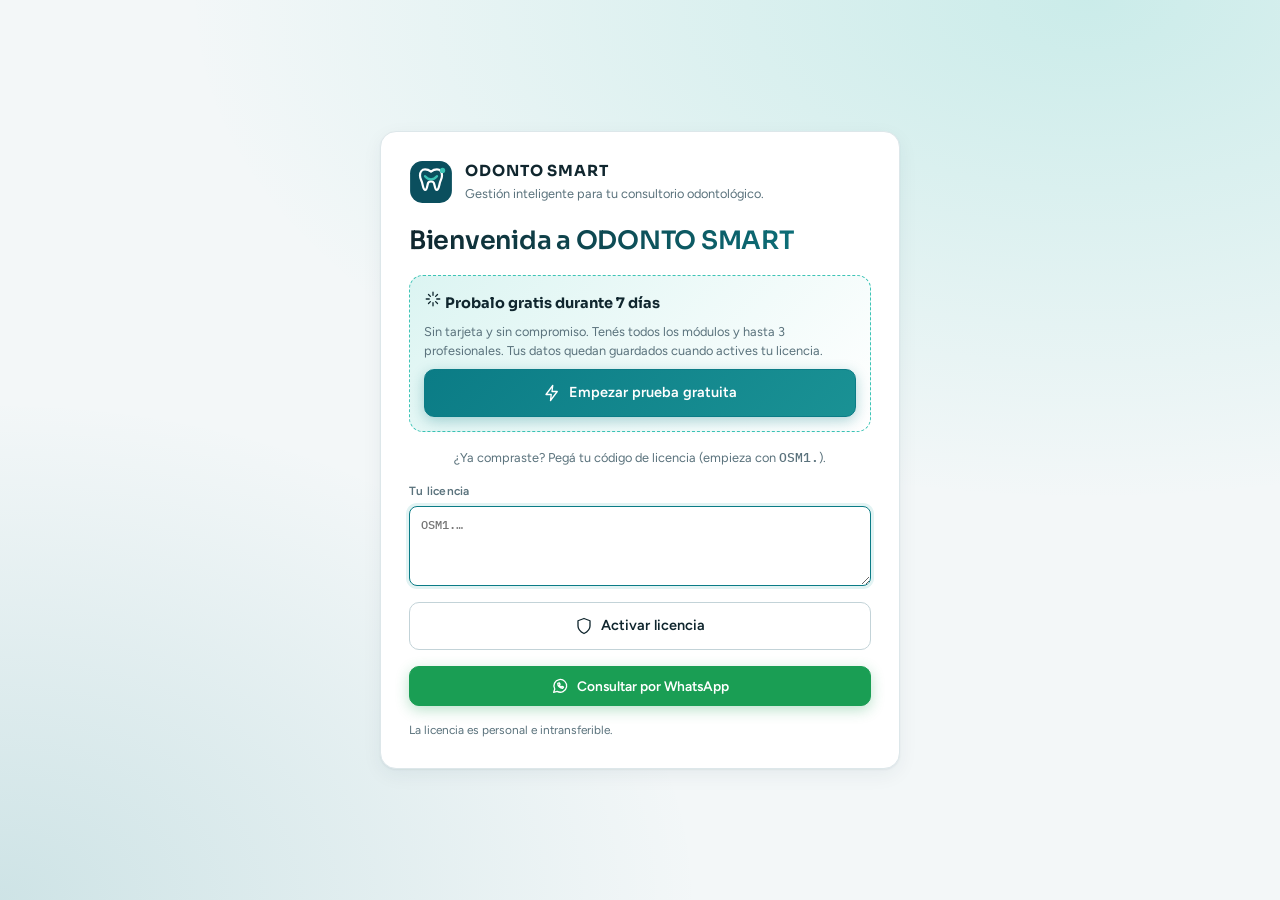
<file: index.html>
<!doctype html>
<html lang="es">
<head>
<meta charset="utf-8">
<meta name="viewport" content="width=device-width,initial-scale=1,viewport-fit=cover">
<!--HEAD-->
<title>ODONTO SMART</title>
<meta name="description" content="ODONTO SMART — Gestión inteligente para tu consultorio odontológico.">
<link rel="icon" type="image/png" href="icono.png">
<link rel="manifest" href="manifest.webmanifest">
<link rel="apple-touch-icon" href="apple-touch-icon.png">
<meta name="theme-color" content="#0f766e">
<meta name="mobile-web-app-capable" content="yes">
<meta name="apple-mobile-web-app-capable" content="yes">
<meta name="apple-mobile-web-app-title" content="Odonto Smart">
<meta name="apple-mobile-web-app-status-bar-style" content="black-translucent">
<link rel="stylesheet" href="css/fonts.css">
<link rel="stylesheet" href="css/app.css">
<link rel="stylesheet" href="css/vida.css">
<link rel="stylesheet" href="css/tablet.css">
<!--/HEAD-->
</head>
<body>
<!--BODY-->
<div id="app"></div>

<!-- Librerías locales (funcionan sin Internet) -->
<script src="vendor/jspdf.umd.min.js"></script>
<script src="vendor/jspdf.plugin.autotable.min.js"></script>

<!-- Núcleo -->
<script src="js/core/util.js"></script>
<script src="js/core/store.js"></script>
<script src="js/core/auth.js"></script>
<script src="js/core/license.js"></script>
<script src="js/core/ui.js"></script>
<script src="js/core/fx.js"></script>

<!-- Servicios -->
<script src="js/services/domain.js"></script>
<script src="js/services/files.js"></script>
<script src="js/services/whatsapp.js"></script>
<script src="js/services/pdf.js"></script>
<script src="js/core/seed.js"></script>

<!-- Módulos (una pantalla por archivo) -->
<script src="js/modules/onboarding.js"></script>
<script src="js/modules/dashboard.js"></script>
<script src="js/modules/patients.js"></script>
<script src="js/modules/patient.js"></script>
<script src="js/modules/odontogram.js"></script>
<script src="js/modules/perio.js"></script>
<script src="js/modules/clinical.js"></script>
<script src="js/modules/agenda.js"></script>
<script src="js/modules/quotes.js"></script>
<script src="js/modules/treatments.js"></script>
<script src="js/modules/payments.js"></script>
<script src="js/modules/inventory.js"></script>
<script src="js/modules/lab.js"></script>
<script src="js/modules/documents.js"></script>
<script src="js/modules/reports.js"></script>
<script src="js/modules/followups.js"></script>
<script src="js/modules/messages.js"></script>
<script src="js/modules/invoicing.js"></script>
<script src="js/modules/professionals.js"></script>
<script src="js/modules/settings.js"></script>
<script src="js/modules/ai.js"></script>
<script src="js/modules/help.js"></script>

<!-- Arranque -->
<script src="js/app.js"></script>
<script src="js/tablet.js"></script>
<!--/BODY-->
</body>
</html>
</file>
<file: css/fonts.css>
/* Fuentes incluidas en la aplicación (funcionan sin Internet). Licencia SIL Open Font License. */
@font-face { font-family: 'Figtree'; font-style: normal; font-weight: 400; font-display: swap; src: url('../fonts/figtree-latin-400-normal.woff2') format('woff2'); }
@font-face { font-family: 'Figtree'; font-style: normal; font-weight: 500; font-display: swap; src: url('../fonts/figtree-latin-500-normal.woff2') format('woff2'); }
@font-face { font-family: 'Figtree'; font-style: normal; font-weight: 600; font-display: swap; src: url('../fonts/figtree-latin-600-normal.woff2') format('woff2'); }
@font-face { font-family: 'Figtree'; font-style: normal; font-weight: 700; font-display: swap; src: url('../fonts/figtree-latin-700-normal.woff2') format('woff2'); }
@font-face { font-family: 'Sora'; font-style: normal; font-weight: 500; font-display: swap; src: url('../fonts/sora-latin-500-normal.woff2') format('woff2'); }
@font-face { font-family: 'Sora'; font-style: normal; font-weight: 600; font-display: swap; src: url('../fonts/sora-latin-600-normal.woff2') format('woff2'); }
@font-face { font-family: 'Sora'; font-style: normal; font-weight: 700; font-display: swap; src: url('../fonts/sora-latin-700-normal.woff2') format('woff2'); }
@font-face { font-family: 'IBM Plex Mono'; font-style: normal; font-weight: 500; font-display: swap; src: url('../fonts/ibm-plex-mono-latin-500-normal.woff2') format('woff2'); }
@font-face { font-family: 'IBM Plex Mono'; font-style: normal; font-weight: 600; font-display: swap; src: url('../fonts/ibm-plex-mono-latin-600-normal.woff2') format('woff2'); }
</file>
<file: css/app.css>
/* ODONTO SMART — sistema visual "Sonrisa + precisión + tecnología".
   Layout: barra lateral petróleo + lienzo claro; tarjetas solo donde separan objetos. */
:root {
  --bg: #F3F7F8; --surface: #FFFFFF; --surface-2: #F7FAFB; --ink: #10262E; --muted: #5A727C; --line: #DDE7EA; --line-strong: #C3D3D8;
  --brand-deep: #0B4F5E; --primary: #0B7C86; --primary-ink: #FFFFFF; --primary-soft: #E2F3F3; --aqua: #3CC4B6;
  --side-bg: #0A3F4B; --side-ink: #D5E9EC; --side-muted: #87AAB2; --side-active: #13586A;
  --ok: #17865C; --ok-soft: #E3F4EC; --warn: #A66A00; --warn-soft: #FCF1DC; --danger: #C23A4E; --danger-soft: #FBE7EA; --info: #2C66C4; --info-soft: #E5EDFB; --neutral-soft: #ECF0F2;
  --wa: #1A9E54;
  --t-sana: #FFFFFF; --t-caries: #D83A4F; --t-resto: #2C66C4; --t-sellante: #17865C; --t-fractura: #D9822B; --t-corona: #B58A00; --t-endo: #7A4FD6; --t-implante: #4A6375; --t-protesis: #0B7C86; --t-ausente: #9AAAB1; --t-otro: #8C6C9E;
  --shadow: 0 1px 2px rgba(10, 50, 60, .06), 0 6px 20px rgba(10, 50, 60, .06);
  --shadow-lg: 0 20px 60px rgba(6, 30, 38, .22);
  --font-display: 'Sora', 'Segoe UI', system-ui, sans-serif; --font-body: 'Figtree', 'Segoe UI', system-ui, sans-serif; --font-mono: 'IBM Plex Mono', 'Consolas', ui-monospace, monospace;
  --r: 12px; --r-sm: 8px; --font-scale: 1;
}
@media (prefers-color-scheme: dark) { :root:not([data-theme="light"]) {
  --bg: #0A171B; --surface: #102329; --surface-2: #0D1E23; --ink: #E2EEF1; --muted: #8EA8B1; --line: #1F3A42; --line-strong: #2D4E58;
  --brand-deep: #0E6170; --primary: #29B3AD; --primary-ink: #04201F; --primary-soft: #123B3D; --aqua: #4FD3C4;
  --side-bg: #071317; --side-ink: #CFE3E7; --side-muted: #6E8F98; --side-active: #123A44;
  --ok: #4CC58E; --ok-soft: #10301F; --warn: #E5B04A; --warn-soft: #342811; --danger: #F07686; --danger-soft: #3A161C; --info: #7DA7F2; --info-soft: #14243F; --neutral-soft: #172C33; --wa: #34C26F;
  --t-sana: #E9F1F3; --shadow: 0 1px 2px rgba(0, 0, 0, .3), 0 6px 20px rgba(0, 0, 0, .25); color-scheme: dark; } }
:root[data-theme="dark"] {
  --bg: #0A171B; --surface: #102329; --surface-2: #0D1E23; --ink: #E2EEF1; --muted: #8EA8B1; --line: #1F3A42; --line-strong: #2D4E58;
  --brand-deep: #0E6170; --primary: #29B3AD; --primary-ink: #04201F; --primary-soft: #123B3D; --aqua: #4FD3C4;
  --side-bg: #071317; --side-ink: #CFE3E7; --side-muted: #6E8F98; --side-active: #123A44;
  --ok: #4CC58E; --ok-soft: #10301F; --warn: #E5B04A; --warn-soft: #342811; --danger: #F07686; --danger-soft: #3A161C; --info: #7DA7F2; --info-soft: #14243F; --neutral-soft: #172C33; --wa: #34C26F;
  --t-sana: #E9F1F3; --shadow: 0 1px 2px rgba(0, 0, 0, .3), 0 6px 20px rgba(0, 0, 0, .25); color-scheme: dark; }

* { box-sizing: border-box; }
html, body { height: 100%; }
body { margin: 0; background: var(--bg); color: var(--ink); font-family: var(--font-body); font-size: calc(14.5px * var(--font-scale)); line-height: 1.5; -webkit-font-smoothing: antialiased; }
h1, h2, h3, h4 { font-family: var(--font-display); margin: 0; letter-spacing: -.01em; text-wrap: balance; }
h1 { font-size: 1.75em; font-weight: 600; } h2 { font-size: 1.25em; font-weight: 600; } h3 { font-size: 1.05em; font-weight: 600; }
p { margin: 0; }
button, input, select, textarea { font: inherit; color: inherit; }
a { color: var(--primary); }
:focus-visible { outline: 2px solid var(--aqua); outline-offset: 2px; }
.ic { width: 18px; height: 18px; flex: none; fill: none; stroke: currentColor; stroke-width: 1.75; stroke-linecap: round; stroke-linejoin: round; }
.muted { color: var(--muted); } .small { font-size: .88em; } .num { font-variant-numeric: tabular-nums; } .mono { font-family: var(--font-mono); }
.row { display: flex; align-items: center; } .gap { gap: 10px; } .wrap { flex-wrap: wrap; } .grow { flex: 1; min-width: 0; } .right { margin-left: auto; } .pad { padding: 14px; }
.only-mobile { display: none !important; }
@media (prefers-reduced-motion: reduce) { *, *::before, *::after { animation: none !important; transition: none !important; } }

/* ---------- Botones ---------- */
.btn { display: inline-flex; align-items: center; justify-content: center; gap: 8px; padding: 9px 15px; border-radius: 10px; border: 1px solid var(--line-strong); background: var(--surface); color: var(--ink); font-weight: 600; font-size: .95em; cursor: pointer; text-decoration: none; white-space: nowrap; transition: background .15s, border-color .15s, transform .08s; min-height: 40px; }
.btn:hover { border-color: var(--primary); }
.btn:active { transform: translateY(1px); }
.btn-primary { background: var(--primary); border-color: var(--primary); color: var(--primary-ink); }
.btn-primary:hover { filter: brightness(1.08); }
.btn-ghost { background: transparent; }
.btn-danger { background: var(--danger); border-color: var(--danger); color: #fff; }
.btn-wa { background: var(--wa); border-color: var(--wa); color: #fff; }
.btn-wa:hover { filter: brightness(1.07); border-color: var(--wa); }
.btn-soft { background: var(--primary-soft); border-color: transparent; color: var(--primary); }
.btn-sm { padding: 5px 10px; min-height: 32px; font-size: .88em; border-radius: 8px; }
.btn-lg { padding: 12px 20px; min-height: 48px; font-size: 1em; }
.btn-block { width: 100%; }
.btn:disabled, .is-disabled { opacity: .5; pointer-events: none; }
.icon-btn { display: inline-grid; place-items: center; width: 38px; height: 38px; border-radius: 10px; border: 0; background: transparent; color: var(--muted); cursor: pointer; position: relative; }
.icon-btn:hover { background: var(--neutral-soft); color: var(--ink); }
.link { background: none; border: 0; color: var(--primary); cursor: pointer; font-weight: 600; padding: 0; }

/* ---------- Formularios ---------- */
.form-grid { display: grid; grid-template-columns: repeat(2, minmax(0, 1fr)); gap: 12px 16px; }
.form-grid.cols-3 { grid-template-columns: repeat(3, minmax(0, 1fr)); }
.form-grid.cols-4 { grid-template-columns: repeat(4, minmax(0, 1fr)); }
.field { display: flex; flex-direction: column; gap: 5px; min-width: 0; }
.field.span-2 { grid-column: span 2; } .field.span-3 { grid-column: span 3; } .field.span-4 { grid-column: 1 / -1; }
.lbl { font-size: .82em; font-weight: 600; color: var(--muted); letter-spacing: .02em; }
.req { color: var(--danger); }
input:not([type=checkbox]):not([type=radio]):not([type=range]), select, textarea { width: 100%; padding: 9px 11px; border: 1px solid var(--line-strong); border-radius: var(--r-sm); background: var(--surface); min-height: 40px; }
textarea { resize: vertical; min-height: 80px; }
input:focus, select:focus, textarea:focus { outline: none; border-color: var(--primary); box-shadow: 0 0 0 3px var(--primary-soft); }
input[type=checkbox], input[type=radio] { width: 17px; height: 17px; accent-color: var(--primary); }
.hint { color: var(--muted); font-size: .8em; }
.check { display: flex; align-items: center; gap: 8px; padding: 8px 10px; border: 1px solid var(--line); border-radius: var(--r-sm); cursor: pointer; }
.check:has(input:checked) { border-color: var(--primary); background: var(--primary-soft); }
.checks { display: grid; grid-template-columns: repeat(auto-fill, minmax(170px, 1fr)); gap: 8px; }
.form-section { display: grid; gap: 12px; padding-block: 14px; border-top: 1px solid var(--line); }
.form-section:first-child { border-top: 0; padding-top: 0; }
.form-section > h4 { font-size: .8em; text-transform: uppercase; letter-spacing: .08em; color: var(--primary); }
.form-error { color: var(--danger); font-weight: 600; font-size: .9em; }
.note { display: flex; gap: 10px; align-items: flex-start; padding: 10px 12px; border-radius: var(--r-sm); font-size: .9em; }
.note .ic { margin-top: 2px; }
.note-info { background: var(--info-soft); color: var(--info); } .note-warn { background: var(--warn-soft); color: var(--warn); } .note-danger { background: var(--danger-soft); color: var(--danger); } .note-ok { background: var(--ok-soft); color: var(--ok); }
.note b { color: inherit; }

/* ---------- Bienvenida / login ---------- */
.boot { min-height: 100%; display: grid; place-items: center; align-content: center; gap: 18px; padding: 16px; }
.skel-lines { display: grid; gap: 8px; width: 220px; } .skel-lines span, .skel { display: block; height: 10px; border-radius: 6px; background: linear-gradient(90deg, var(--line) 0, var(--surface-2) 50%, var(--line) 100%); background-size: 200% 100%; animation: skel 1.1s infinite; }
.skel-lines span:nth-child(2) { width: 80%; } .skel-lines span:nth-child(3) { width: 60%; }
@keyframes skel { to { background-position: -200% 0; } }
.welcome { min-height: 100%; display: grid; grid-template-columns: minmax(0, 1.05fr) minmax(0, .95fr); align-items: center; gap: 32px; padding: 32px max(16px, 5vw); }
.welcome-card { max-width: 560px; display: grid; gap: 18px; }
.welcome h1 { font-size: clamp(1.9em, 4vw, 2.7em); line-height: 1.1; }
.lead { font-size: 1.15em; color: var(--muted); }
.welcome-points { list-style: none; padding: 0; margin: 4px 0; display: grid; gap: 10px; }
.welcome-points li { display: flex; gap: 12px; align-items: flex-start; } .welcome-points .ic { color: var(--primary); width: 22px; height: 22px; }
.welcome-actions { display: flex; flex-wrap: wrap; gap: 10px; }
.welcome-art svg { width: 100%; max-width: 440px; display: block; margin: auto; }
.fine { color: var(--muted); font-size: .82em; display: flex; gap: 6px; align-items: center; }
.brand-lockup { display: flex; gap: 12px; align-items: center; }
.brand-lockup b { font-family: var(--font-display); font-size: 1.05em; letter-spacing: .06em; display: block; }
.brand-lockup span { color: var(--muted); font-size: .88em; }
.clinic-logo { max-height: 48px; max-width: 120px; object-fit: contain; }
.login, .lock { min-height: 100%; display: grid; place-items: center; padding: 24px 16px; background: radial-gradient(800px 400px at 80% -10%, var(--primary-soft), transparent), var(--bg); }
.lock { position: fixed; inset: 0; z-index: 100; }
.login-card { width: min(420px, 100%); background: var(--surface); border: 1px solid var(--line); border-radius: 18px; padding: 28px; display: grid; gap: 16px; box-shadow: var(--shadow); }

/* ---------- Estructura ---------- */
.shell { display: grid; grid-template-columns: 236px minmax(0, 1fr); min-height: 100%; }
.sidebar { background: var(--side-bg); color: var(--side-ink); display: flex; flex-direction: column; position: sticky; top: 0; height: 100vh; padding: 16px 10px; gap: 14px; overflow-y: auto; }
.side-brand { display: flex; gap: 10px; align-items: center; padding: 4px 8px 8px; }
.side-brand b { font-family: var(--font-display); letter-spacing: .08em; font-size: .92em; display: block; color: #fff; }
.side-brand span { font-size: .76em; color: var(--side-muted); display: block; max-width: 150px; overflow: hidden; text-overflow: ellipsis; white-space: nowrap; }
.side-nav { display: grid; gap: 2px; }
.nav-item { display: flex; gap: 11px; align-items: center; padding: 8px 11px; border-radius: 9px; border: 0; background: transparent; color: var(--side-ink); cursor: pointer; text-align: left; font-weight: 500; font-size: .94em; }
.nav-item .ic { color: var(--side-muted); }
.nav-item:hover { background: rgba(255, 255, 255, .06); }
.nav-item.active { background: var(--side-active); color: #fff; box-shadow: inset 3px 0 0 var(--aqua); }
.nav-item.active .ic { color: var(--aqua); }
.side-foot { margin-top: auto; display: grid; gap: 10px; padding: 8px; }
.tagline { font-size: .76em; color: var(--side-muted); line-height: 1.45; }
.demo-pill { display: inline-flex; align-items: center; gap: 6px; font-size: .72em; font-weight: 700; letter-spacing: .1em; color: var(--aqua); border: 1px dashed var(--aqua); border-radius: 999px; padding: 3px 10px; justify-self: start; }
.demo-pill .ic { width: 14px; height: 14px; }
.main { min-width: 0; display: flex; flex-direction: column; }
.topbar { position: sticky; top: env(safe-area-inset-top, 0px); z-index: 20; display: flex; align-items: center; gap: 12px; padding: 10px 24px; background: color-mix(in srgb, var(--bg) 88%, transparent); backdrop-filter: blur(8px); border-bottom: 1px solid var(--line); }
.search { position: relative; flex: 1; max-width: 560px; display: flex; align-items: center; gap: 8px; background: var(--surface); border: 1px solid var(--line-strong); border-radius: 11px; padding: 0 10px; }
.search .ic { color: var(--muted); }
.search input { border: 0 !important; box-shadow: none !important; padding-left: 0 !important; background: transparent !important; }
.search kbd { font-family: var(--font-mono); font-size: .72em; color: var(--muted); border: 1px solid var(--line); border-radius: 5px; padding: 1px 5px; white-space: nowrap; }
.search.inline { margin-bottom: 10px; max-width: none; }
.search-results { position: absolute; top: calc(100% + 6px); left: 0; right: 0; background: var(--surface); border: 1px solid var(--line); border-radius: 12px; box-shadow: var(--shadow-lg); max-height: 420px; overflow: auto; padding: 6px; z-index: 40; }
.search-results h6 { margin: 8px 8px 4px; font-size: .72em; text-transform: uppercase; letter-spacing: .1em; color: var(--muted); }
.sr, .pp-item { display: flex; gap: 10px; align-items: center; width: 100%; padding: 8px 10px; border: 0; border-radius: 8px; background: transparent; text-align: left; cursor: pointer; }
.sr:hover, .sr.sel, .pp-item:hover { background: var(--primary-soft); }
.sr span, .pp-item span { display: grid; min-width: 0; } .sr small, .pp-item small { color: var(--muted); }
.sr .ic { color: var(--primary); }
.pp-list { max-height: 340px; overflow: auto; display: grid; gap: 2px; margin-bottom: 10px; }
.top-actions { display: flex; align-items: center; gap: 4px; margin-left: auto; }
.dot { position: absolute; top: 4px; right: 3px; min-width: 17px; height: 17px; padding: 0 4px; border-radius: 9px; background: var(--danger); color: #fff; font-size: 10px; display: grid; place-items: center; font-family: var(--font-body); }
.bell-wrap, .user-wrap { position: relative; }
.user-btn { display: flex; gap: 9px; align-items: center; border: 0; background: transparent; cursor: pointer; padding: 4px 8px 4px 4px; border-radius: 10px; text-align: left; }
.user-btn:hover { background: var(--neutral-soft); }
.user-btn span { display: grid; line-height: 1.2; } .user-btn small { color: var(--muted); font-size: .78em; }
.pop { position: absolute; right: 0; top: calc(100% + 8px); width: 340px; max-width: calc(100vw - 32px); background: var(--surface); border: 1px solid var(--line); border-radius: 12px; box-shadow: var(--shadow-lg); z-index: 50; max-height: 70vh; overflow: auto; }
.pop-menu { width: 230px; padding: 6px; }
.pop-menu button { display: flex; gap: 10px; align-items: center; width: 100%; padding: 9px 10px; border: 0; background: none; border-radius: 8px; cursor: pointer; text-align: left; }
.pop-menu button:hover { background: var(--neutral-soft); }
.pop-head { display: flex; justify-content: space-between; align-items: center; padding: 12px 14px; border-bottom: 1px solid var(--line); gap: 8px; }
.ntf-list { list-style: none; margin: 0; padding: 6px; }
.ntf-list button { display: flex; gap: 10px; width: 100%; text-align: left; border: 0; background: none; padding: 9px; border-radius: 8px; cursor: pointer; }
.ntf-list button:hover { background: var(--neutral-soft); }
.ntf-list button span { display: grid; } .ntf-list small { color: var(--muted); }
.ntf-list button b { font-weight: 500; } .ntf-list .unread b { font-weight: 700; } .ntf-list .unread .ic { color: var(--primary); }
.crumbs { display: flex; align-items: center; gap: 6px; padding: 12px 24px 0; color: var(--muted); font-size: .84em; flex-wrap: wrap; }
.crumbs .ic { width: 13px; height: 13px; }
.crumbs span:last-child { color: var(--ink); font-weight: 600; }
.crumb-back { border: 1px solid var(--line); background: var(--surface); border-radius: 7px; width: 26px; height: 26px; display: grid; place-items: center; cursor: pointer; color: var(--ink); }
.view { padding: 14px 24px 40px; display: grid; gap: 18px; align-content: start; min-width: 0; }
.view.fade { animation: fade .22s ease-out; }
@keyframes fade { from { opacity: .4; transform: translateY(4px); } to { opacity: 1; transform: none; } }
.tabbar { display: none; }

/* ---------- Encabezados de página ---------- */
.page-head { display: flex; align-items: flex-end; justify-content: space-between; gap: 14px; flex-wrap: wrap; }
.page-head h1 { font-size: 1.6em; }
.page-head p { color: var(--muted); margin-top: 2px; }
.page-actions { display: flex; gap: 8px; flex-wrap: wrap; }
.eyebrow { font-size: .74em; text-transform: uppercase; letter-spacing: .12em; color: var(--primary); font-weight: 700; }

/* ---------- Tarjetas y paneles ---------- */
.panel { background: var(--surface); border: 1px solid var(--line); border-radius: var(--r); padding: 16px; display: grid; gap: 12px; align-content: start; min-width: 0; }
.panel-head { display: flex; align-items: center; justify-content: space-between; gap: 10px; flex-wrap: wrap; }
.panel-head h2, .panel-head h3 { display: flex; gap: 8px; align-items: center; }
.panel-head .ic { color: var(--primary); }
.grid-2 { display: grid; grid-template-columns: repeat(2, minmax(0, 1fr)); gap: 16px; }
.grid-3 { display: grid; grid-template-columns: repeat(3, minmax(0, 1fr)); gap: 16px; }
.grid-main { display: grid; grid-template-columns: minmax(0, 1.6fr) minmax(0, 1fr); gap: 16px; align-items: start; }
.kpis { display: grid; grid-template-columns: repeat(auto-fit, minmax(150px, 1fr)); gap: 12px; }
.kpi { background: var(--surface); border: 1px solid var(--line); border-radius: var(--r); padding: 14px 16px; display: grid; gap: 4px; position: relative; overflow: hidden; }
.kpi small { color: var(--muted); font-weight: 600; font-size: .8em; display: flex; gap: 6px; align-items: center; }
.kpi small .ic { width: 15px; height: 15px; }
.kpi b { font-family: var(--font-display); font-size: 1.6em; font-weight: 600; font-variant-numeric: tabular-nums; line-height: 1.15; }
.kpi .sub { color: var(--muted); font-size: .8em; }
.kpi.accent { background: linear-gradient(135deg, var(--brand-deep), var(--primary)); border-color: transparent; color: #fff; }
.kpi.accent small, .kpi.accent .sub { color: rgba(255, 255, 255, .78); }
.kpi.money b { font-size: 1.32em; }
button.kpi { text-align: left; cursor: pointer; font: inherit; color: inherit; } button.kpi:hover { border-color: var(--primary); }

/* ---------- Tablas ---------- */
.table-wrap { overflow-x: auto; border: 1px solid var(--line); border-radius: var(--r); background: var(--surface); }
table.tbl { width: 100%; border-collapse: collapse; font-size: .94em; }
.tbl th { text-align: left; font-size: .76em; text-transform: uppercase; letter-spacing: .07em; color: var(--muted); font-weight: 700; padding: 10px 12px; border-bottom: 1px solid var(--line); background: var(--surface-2); white-space: nowrap; }
.tbl td { padding: 10px 12px; border-bottom: 1px solid var(--line); vertical-align: middle; }
.tbl tr:last-child td { border-bottom: 0; }
.tbl tbody tr.click { cursor: pointer; } .tbl tbody tr.click:hover { background: var(--surface-2); }
.tbl .r { text-align: right; font-variant-numeric: tabular-nums; } .tbl .c { text-align: center; }
.tbl .nowrap { white-space: nowrap; }
.cell-person { display: flex; gap: 10px; align-items: center; min-width: 180px; }
.cell-person span { display: grid; line-height: 1.25; } .cell-person small { color: var(--muted); }
.avatar { display: inline-grid; place-items: center; border-radius: 50%; color: #fff; font-weight: 700; flex: none; object-fit: cover; font-family: var(--font-display); }

/* ---------- Badges, chips, filtros ---------- */
.badge { display: inline-flex; align-items: center; gap: 5px; padding: 2px 9px; border-radius: 999px; font-size: .78em; font-weight: 700; white-space: nowrap; }
.badge i { font-style: normal; font-size: .9em; }
.badge-ok { background: var(--ok-soft); color: var(--ok); } .badge-warn { background: var(--warn-soft); color: var(--warn); } .badge-danger { background: var(--danger-soft); color: var(--danger); } .badge-info { background: var(--info-soft); color: var(--info); } .badge-muted { background: var(--neutral-soft); color: var(--muted); }
.chip-row { display: flex; gap: 6px; flex-wrap: wrap; }
.chip { border: 1px solid var(--line-strong); background: var(--surface); border-radius: 999px; padding: 5px 12px; cursor: pointer; font-size: .88em; font-weight: 600; color: var(--muted); }
.chip.active { background: var(--brand-deep); border-color: var(--brand-deep); color: #fff; }
.chip b { font-variant-numeric: tabular-nums; margin-left: 4px; opacity: .8; }
.toolbar { display: flex; gap: 10px; align-items: center; flex-wrap: wrap; }
.toolbar .search { max-width: 340px; }
.tabs { display: flex; gap: 2px; border-bottom: 1px solid var(--line); overflow-x: auto; scrollbar-width: none; }
.tabs button { border: 0; background: none; padding: 10px 14px; cursor: pointer; font-weight: 600; color: var(--muted); border-bottom: 2px solid transparent; white-space: nowrap; display: flex; gap: 7px; align-items: center; }
.tabs button .ic { width: 16px; height: 16px; }
.tabs button.active { color: var(--primary); border-bottom-color: var(--primary); }
.money-pos { color: var(--danger); font-weight: 700; } .money-ok { color: var(--ok); font-weight: 700; }

/* ---------- Dashboard ---------- */
.hello { display: flex; justify-content: space-between; align-items: flex-end; gap: 16px; flex-wrap: wrap; }
.hello h1 { font-size: clamp(1.5em, 3vw, 2em); }
.hello h1 em { font-style: normal; color: var(--primary); }
.hello .date { color: var(--muted); }
.hello .date::first-letter, .cap::first-letter { text-transform: uppercase; }
.agenda-list { display: grid; gap: 0; }
.ag-row { display: grid; grid-template-columns: 64px 4px minmax(0, 1fr) auto; gap: 12px; align-items: center; padding: 10px 4px; border-bottom: 1px solid var(--line); cursor: pointer; }
.ag-row:last-child { border-bottom: 0; } .ag-row:hover { background: var(--surface-2); }
.ag-time { font-family: var(--font-mono); font-weight: 600; font-size: .95em; } .ag-time small { display: block; color: var(--muted); font-family: var(--font-body); font-weight: 400; font-size: .76em; }
.ag-bar { align-self: stretch; border-radius: 3px; }
.ag-main { min-width: 0; } .ag-main b { display: block; white-space: nowrap; overflow: hidden; text-overflow: ellipsis; } .ag-main small { color: var(--muted); }
.alert-list, .suggest-list { display: grid; gap: 8px; }
.alert-item, .suggest { display: flex; gap: 10px; align-items: center; padding: 10px 12px; border-radius: 10px; border: 1px solid var(--line); background: var(--surface-2); cursor: pointer; text-align: left; width: 100%; font: inherit; color: inherit; }
.alert-item:hover, .suggest:hover { border-color: var(--primary); }
.alert-item .sev { width: 30px; height: 30px; border-radius: 8px; display: grid; place-items: center; flex: none; }
.sev-warn { background: var(--warn-soft); color: var(--warn); } .sev-danger { background: var(--danger-soft); color: var(--danger); } .sev-info { background: var(--info-soft); color: var(--info); }
.suggest-panel { background: linear-gradient(160deg, var(--brand-deep), #0C6673 70%, var(--primary)); color: #fff; border: 0; }
.suggest-panel .panel-head .ic, .suggest-panel h2 { color: #fff; }
.suggest-panel .suggest { background: rgba(255, 255, 255, .08); border-color: rgba(255, 255, 255, .14); color: #fff; }
.suggest-panel .suggest:hover { background: rgba(255, 255, 255, .15); border-color: var(--aqua); }
.suggest-panel .suggest .ic { color: var(--aqua); }
.suggest .chev { margin-left: auto; opacity: .6; }
.smile-rule { height: 16px; width: 100%; display: block; }

/* ---------- Gráficos ---------- */
.vbars { display: flex; align-items: flex-end; gap: 8px; padding-top: 22px; padding-bottom: 22px; }
.vbar { height: 100%; display: flex; flex-direction: column; justify-content: flex-end; align-items: center; position: relative; min-width: 0; }
.vbar-fill { width: min(42px, 70%); border-radius: 6px 6px 2px 2px; min-height: 2px; }
.vbar-val { font-size: .72em; color: var(--muted); font-variant-numeric: tabular-nums; margin-bottom: 4px; white-space: nowrap; }
.vbar-lbl { position: absolute; bottom: -20px; font-size: .74em; color: var(--muted); white-space: nowrap; }
.hbars { display: grid; gap: 8px; }
.hbar { display: grid; grid-template-columns: minmax(90px, 1.1fr) 2fr auto; gap: 10px; align-items: center; font-size: .9em; }
.hbar-lbl { overflow: hidden; text-overflow: ellipsis; white-space: nowrap; }
.hbar-track { height: 10px; background: var(--neutral-soft); border-radius: 6px; overflow: hidden; }
.hbar-fill { display: block; height: 100%; background: linear-gradient(90deg, var(--primary), var(--aqua)); border-radius: 6px; }
.hbar-val { font-variant-numeric: tabular-nums; color: var(--muted); font-size: .9em; white-space: nowrap; }
.donut-wrap { display: flex; gap: 16px; align-items: center; flex-wrap: wrap; }
.legend { display: grid; gap: 4px; font-size: .88em; } .legend span { display: flex; gap: 8px; align-items: center; } .legend i { width: 10px; height: 10px; border-radius: 3px; display: inline-block; }

/* ---------- Ficha del paciente ---------- */
.p-header { display: grid; grid-template-columns: auto minmax(0, 1fr) auto; gap: 18px; align-items: center; background: var(--surface); border: 1px solid var(--line); border-radius: 16px; padding: 18px; position: relative; overflow: hidden; }
.p-header::after { content: ''; position: absolute; right: -60px; bottom: -70px; width: 260px; height: 140px; border-radius: 50%; border-top: 10px solid var(--primary-soft); pointer-events: none; }
.p-header h1 { font-size: 1.55em; }
.p-meta { display: flex; flex-wrap: wrap; gap: 6px 18px; color: var(--muted); font-size: .9em; margin-top: 4px; }
.p-meta span { display: inline-flex; gap: 6px; align-items: center; } .p-meta .ic { width: 15px; height: 15px; }
.p-stats { display: grid; grid-template-columns: repeat(3, auto); gap: 4px 22px; text-align: right; position: relative; z-index: 1; }
.p-stats small { color: var(--muted); font-size: .76em; display: block; } .p-stats b { font-variant-numeric: tabular-nums; }
.p-actions { display: flex; gap: 8px; flex-wrap: wrap; }
.med-alerts { display: flex; gap: 8px; flex-wrap: wrap; }
.med-alert { display: inline-flex; gap: 8px; align-items: center; padding: 6px 12px; border-radius: 9px; font-weight: 600; font-size: .88em; }
.med-alert b { text-transform: uppercase; letter-spacing: .06em; font-size: .85em; }
.med-alert.danger { background: var(--danger-soft); color: var(--danger); } .med-alert.warn { background: var(--warn-soft); color: var(--warn); }
.timeline { display: grid; gap: 0; position: relative; padding-left: 22px; }
.timeline::before { content: ''; position: absolute; left: 6px; top: 6px; bottom: 6px; width: 2px; background: var(--line); }
.tl-item { position: relative; padding: 0 0 16px; display: grid; gap: 4px; }
.tl-item::before { content: ''; position: absolute; left: -21px; top: 5px; width: 12px; height: 12px; border-radius: 50%; background: var(--surface); border: 3px solid var(--primary); }
.tl-item.kind-tratamiento::before { border-color: var(--ok); } .tl-item.kind-nota::before { border-color: var(--muted); }
.tl-date { font-family: var(--font-mono); font-size: .82em; color: var(--muted); }
.tl-item dl { display: grid; grid-template-columns: auto 1fr; gap: 2px 12px; margin: 4px 0 0; font-size: .92em; }
.tl-item dt { color: var(--muted); } .tl-item dd { margin: 0; }
.kv { display: grid; grid-template-columns: minmax(110px, auto) 1fr; gap: 6px 14px; margin: 0; font-size: .94em; }
.kv dt { color: var(--muted); } .kv dd { margin: 0; min-width: 0; overflow-wrap: anywhere; }

/* ---------- Odontograma ---------- */
.odo-layout { display: grid; grid-template-columns: minmax(0, 1fr) 340px; gap: 16px; align-items: start; }
.odo-board { background: var(--surface); border: 1px solid var(--line); border-radius: 16px; padding: 18px 14px; display: grid; gap: 6px; overflow-x: auto; }
.odo-arch { display: grid; grid-template-columns: repeat(16, minmax(38px, 1fr)); gap: 3px; min-width: 660px; }
.odo-arch.kid { grid-template-columns: repeat(10, minmax(40px, 1fr)); min-width: 440px; max-width: 640px; margin: auto; }
.odo-mid { display: flex; align-items: center; gap: 10px; min-width: 660px; color: var(--muted); font-size: .74em; letter-spacing: .14em; text-transform: uppercase; }
.odo-mid::before, .odo-mid::after { content: ''; flex: 1; height: 1px; background: var(--line); }
.tooth { display: grid; justify-items: center; gap: 3px; padding: 6px 2px; border-radius: 10px; border: 1.5px solid transparent; background: none; cursor: pointer; position: relative; }
.tooth:hover { background: var(--surface-2); border-color: var(--line); }
.tooth.sel { border-color: var(--primary); background: var(--primary-soft); }
.tooth .tn { font-family: var(--font-mono); font-size: .78em; font-weight: 600; color: var(--muted); }
.tooth.sel .tn { color: var(--primary); }
.tooth svg { width: 100%; max-width: 46px; height: auto; display: block; overflow: visible; }
.tooth .crown { fill: var(--surface-2); stroke: var(--line-strong); stroke-width: 1.4; }
.tooth .surf { stroke: var(--line-strong); stroke-width: 1; fill: var(--t-sana); }
.tooth .mark { fill: none; stroke-width: 3; stroke-linecap: round; }
.tooth.is-ausente svg { opacity: .45; }
.tooth .flag { position: absolute; top: 2px; right: 4px; width: 7px; height: 7px; border-radius: 50%; background: var(--primary); }
.odo-legend { display: flex; flex-wrap: wrap; gap: 6px 14px; font-size: .82em; color: var(--muted); }
.odo-legend span { display: inline-flex; gap: 6px; align-items: center; } .odo-legend i { width: 12px; height: 12px; border-radius: 3px; border: 1px solid var(--line-strong); display: inline-block; }
.tooth-panel { position: sticky; top: 70px; }
.tooth-panel h2 { font-family: var(--font-mono); font-size: 1.3em; letter-spacing: .04em; }
.tp-sub { color: var(--muted); font-size: .9em; }
.tp-actions { display: grid; grid-template-columns: 1fr 1fr; gap: 8px; }
.surf-pick { display: grid; grid-template-columns: repeat(5, 1fr); gap: 6px; }
.surf-pick label { display: grid; justify-items: center; gap: 3px; padding: 8px 4px; border: 1px solid var(--line-strong); border-radius: 8px; cursor: pointer; font-size: .78em; text-align: center; }
.surf-pick label b { font-family: var(--font-mono); font-size: 1.2em; }
.surf-pick label:has(input:checked) { border-color: var(--primary); background: var(--primary-soft); color: var(--primary); }
.surf-pick input { position: absolute; opacity: 0; pointer-events: none; }
.state-pick { display: grid; grid-template-columns: repeat(3, 1fr); gap: 6px; }
.state-pick label { display: flex; gap: 7px; align-items: center; padding: 7px 9px; border: 1px solid var(--line-strong); border-radius: 8px; cursor: pointer; font-size: .86em; }
.state-pick label:has(input:checked) { border-color: var(--primary); background: var(--primary-soft); font-weight: 700; }
.state-pick i { width: 12px; height: 12px; border-radius: 3px; flex: none; border: 1px solid var(--line-strong); }
.state-pick input { position: absolute; opacity: 0; pointer-events: none; }

/* ---------- Periodontograma ---------- */
.perio-grid { overflow-x: auto; border: 1px solid var(--line); border-radius: var(--r); background: var(--surface); }
.perio-grid table { border-collapse: collapse; font-size: .82em; min-width: 960px; width: 100%; }
.perio-grid th, .perio-grid td { border: 1px solid var(--line); padding: 2px; text-align: center; }
.perio-grid th { background: var(--surface-2); font-family: var(--font-mono); }
.perio-grid td.rl { text-align: left; padding: 4px 8px; color: var(--muted); white-space: nowrap; font-weight: 600; background: var(--surface-2); }
.perio-grid input.pd { width: 22px !important; min-height: 26px !important; padding: 2px !important; text-align: center; border-radius: 4px !important; font-size: .95em; font-variant-numeric: tabular-nums; }
.perio-grid input.pd.deep { background: var(--danger-soft); color: var(--danger); font-weight: 700; }
.perio-grid .trio { display: flex; gap: 1px; justify-content: center; }
.bop { width: 18px; height: 18px; border-radius: 4px; border: 1px solid var(--line-strong); background: var(--surface); cursor: pointer; padding: 0; }
.bop.on { background: var(--danger); border-color: var(--danger); }
.bop.pl.on { background: var(--info); border-color: var(--info); }
.perio-chart > svg { width: 100%; height: auto; display: block; }

/* ---------- Agenda ---------- */
.cal-head { display: flex; align-items: center; gap: 10px; flex-wrap: wrap; }
.cal-head h2 { min-width: 200px; }
.seg { display: inline-flex; border: 1px solid var(--line-strong); border-radius: 10px; overflow: hidden; }
.seg button { border: 0; background: var(--surface); padding: 7px 13px; cursor: pointer; font-weight: 600; color: var(--muted); }
.seg button + button { border-left: 1px solid var(--line-strong); }
.seg button.active { background: var(--brand-deep); color: #fff; }
.day-grid { position: relative; display: grid; grid-template-columns: 56px minmax(0, 1fr); background: var(--surface); border: 1px solid var(--line); border-radius: var(--r); overflow: hidden; }
.hours { display: grid; } .hours div { height: 56px; font-family: var(--font-mono); font-size: .74em; color: var(--muted); padding: 2px 6px; border-bottom: 1px solid var(--line); text-align: right; }
.day-col { position: relative; background-image: repeating-linear-gradient(to bottom, transparent 0 55px, var(--line) 55px 56px); }
.slot-btn { position: absolute; left: 0; right: 0; height: 28px; border: 0; background: transparent; cursor: pointer; }
.slot-btn:hover { background: var(--primary-soft); }
.appt { position: absolute; border-radius: 8px; padding: 5px 8px; font-size: .84em; overflow: hidden; cursor: pointer; border: 1px solid; border-left-width: 4px; text-align: left; display: grid; align-content: start; gap: 1px; line-height: 1.25; }
.appt b { white-space: nowrap; overflow: hidden; text-overflow: ellipsis; }
.appt.compact { padding: 2px 8px; align-content: center; } .appt.compact b { font-size: .95em; }
.appt small { opacity: .85; white-space: nowrap; overflow: hidden; text-overflow: ellipsis; }
.appt.st-pendiente { background: var(--warn-soft); border-color: var(--warn); color: var(--ink); }
.appt.st-confirmada { background: var(--info-soft); border-color: var(--info); color: var(--ink); }
.appt.st-atendida { background: var(--ok-soft); border-color: var(--ok); color: var(--ink); }
.appt.st-cancelada { background: var(--danger-soft); border-color: var(--danger); color: var(--muted); text-decoration: line-through; }
.appt.st-ausente { background: var(--neutral-soft); border-color: var(--muted); color: var(--muted); }
.now-line { position: absolute; left: 0; right: 0; height: 2px; background: var(--danger); z-index: 3; pointer-events: none; }
.now-line::before { content: ''; position: absolute; left: -5px; top: -4px; width: 10px; height: 10px; border-radius: 50%; background: var(--danger); }
.week-grid { display: grid; grid-template-columns: 56px repeat(7, minmax(110px, 1fr)); background: var(--surface); border: 1px solid var(--line); border-radius: var(--r); overflow-x: auto; }
.week-grid .wh { padding: 8px; text-align: center; border-bottom: 1px solid var(--line); border-left: 1px solid var(--line); font-size: .84em; cursor: pointer; position: sticky; top: 0; background: var(--surface); z-index: 2; }
.week-grid .wh b { display: block; font-family: var(--font-display); font-size: 1.3em; }
.week-grid .wh.today b { color: var(--primary); }
.week-grid .day-col { border-left: 1px solid var(--line); }
.month-grid { display: grid; grid-template-columns: repeat(7, minmax(0, 1fr)); border: 1px solid var(--line); border-radius: var(--r); overflow: hidden; background: var(--surface); }
.month-grid .mh { padding: 8px; text-align: center; font-size: .76em; text-transform: uppercase; letter-spacing: .08em; color: var(--muted); background: var(--surface-2); border-bottom: 1px solid var(--line); }
.mcell { min-height: 96px; border-right: 1px solid var(--line); border-bottom: 1px solid var(--line); padding: 6px; display: grid; align-content: start; gap: 3px; cursor: pointer; background: none; border-top: 0; border-left: 0; text-align: left; font: inherit; color: inherit; }
.mcell:hover { background: var(--surface-2); }
.mcell.out { color: var(--muted); background: var(--surface-2); }
.mcell .dn { font-family: var(--font-mono); font-weight: 600; font-size: .9em; }
.mcell.today .dn { color: #fff; background: var(--primary); border-radius: 6px; padding: 0 6px; justify-self: start; }
.mcell .mi { font-size: .74em; border-radius: 4px; padding: 1px 5px; white-space: nowrap; overflow: hidden; text-overflow: ellipsis; }
.mi.st-pendiente { background: var(--warn-soft); } .mi.st-confirmada { background: var(--info-soft); } .mi.st-atendida { background: var(--ok-soft); } .mi.st-cancelada, .mi.st-ausente { background: var(--neutral-soft); color: var(--muted); }

/* ---------- Presupuesto ---------- */
.quote-editor { display: grid; grid-template-columns: minmax(0, 1fr) 320px; gap: 16px; align-items: start; }
.items-table input, .items-table select { min-height: 34px !important; padding: 5px 8px !important; }
.items-table td { padding: 6px 8px; }
.totals-box { display: grid; gap: 8px; }
.totals-box .tr { display: flex; justify-content: space-between; gap: 10px; font-variant-numeric: tabular-nums; }
.totals-box .grand { padding: 12px 14px; border-radius: 10px; background: linear-gradient(135deg, var(--brand-deep), var(--primary)); color: #fff; font-family: var(--font-display); font-size: 1.25em; font-weight: 600; }
.inst-table td, .inst-table th { padding: 6px 10px; }

/* ---------- Documentos / vista previa ---------- */
.paper-wrap { background: var(--neutral-soft); border-radius: 12px; padding: 18px; overflow: auto; max-height: 62vh; }
.paper { background: #fff; color: #172830; width: min(720px, 100%); margin: auto; padding: 34px 38px; border-radius: 4px; box-shadow: 0 4px 24px rgba(0, 0, 0, .12); display: grid; gap: 14px; font-size: 13px; }
.p-head { display: flex; justify-content: space-between; gap: 16px; padding-bottom: 12px; border-bottom: 2px solid #0E7C86; }
.p-clinic { display: flex; gap: 12px; align-items: flex-start; }
.p-clinic img { max-width: 110px; max-height: 60px; object-fit: contain; }
.p-clinic div { display: grid; font-size: .86em; color: #5A727C; }
.p-clinic strong { color: #0B4F5E; font-size: 1.3em; font-family: var(--font-display); }
.p-doc { display: grid; text-align: right; font-size: .9em; } .p-doc b { color: #0E7C86; font-family: var(--font-display); font-size: 1.25em; letter-spacing: .05em; }
.p-patient { display: flex; flex-wrap: wrap; gap: 6px 26px; background: #F2F7F8; border-radius: 6px; padding: 10px 14px; }
.p-patient div { display: grid; } .p-patient small { color: #5A727C; font-size: .72em; text-transform: uppercase; letter-spacing: .08em; }
.p-table { width: 100%; border-collapse: collapse; }
.p-table th { background: #0B4F5E; color: #fff; text-align: left; padding: 6px 8px; font-size: .86em; }
.p-table td { padding: 6px 8px; border-bottom: 1px solid #DDE7EA; }
.p-table .r { text-align: right; }
.p-totals { display: grid; justify-self: end; width: min(300px, 100%); gap: 4px; }
.p-totals div { display: flex; justify-content: space-between; gap: 10px; padding: 2px 8px; font-variant-numeric: tabular-nums; }
.p-totals .strong { background: #0E7C86; color: #fff; border-radius: 4px; padding: 6px 8px; font-weight: 700; }
.p-kv { display: grid; gap: 4px; margin: 0; } .p-kv div { display: grid; grid-template-columns: 160px 1fr; gap: 10px; } .p-kv dt { color: #5A727C; } .p-kv dd { margin: 0; }
.p-text h4 { color: #0B4F5E; margin-bottom: 4px; font-size: 1em; } .p-text p { line-height: 1.55; }
.p-sign { display: flex; gap: 30px; margin-top: 30px; } .p-sign div { flex: 1; border-top: 1px solid #5A727C; text-align: center; padding-top: 4px; color: #5A727C; font-size: .86em; position: relative; }
.p-sign img { position: absolute; bottom: 100%; left: 50%; transform: translateX(-50%); max-height: 56px; }
.p-foot { color: #5A727C; font-size: .82em; border-top: 1px solid #DDE7EA; padding-top: 8px; }
.p-logo-ph .logo-mark { display: block; }
.wa-strip { display: flex; gap: 12px; align-items: center; margin-top: 14px; padding: 12px 14px; border-radius: 12px; background: var(--ok-soft); flex-wrap: wrap; }
.wa-strip > .ic { color: var(--wa); width: 26px; height: 26px; }
.wa-strip > div { display: grid; flex: 1; min-width: 200px; } .wa-strip > div span { color: var(--muted); font-size: .88em; }
.doc-grid { display: grid; grid-template-columns: repeat(auto-fill, minmax(170px, 1fr)); gap: 12px; }
.doc-card { border: 1px solid var(--line); border-radius: 12px; background: var(--surface); overflow: hidden; display: grid; }
.doc-thumb { aspect-ratio: 4 / 3; background: var(--surface-2); display: grid; place-items: center; color: var(--muted); max-width: 100%; }
.doc-thumb img { width: 100%; height: 100%; object-fit: cover; }
.doc-thumb .ic { width: 36px; height: 36px; }
.doc-card .meta { padding: 8px 10px; display: grid; gap: 2px; font-size: .86em; min-width: 0; }
.doc-card .meta b { white-space: nowrap; overflow: hidden; text-overflow: ellipsis; }
.doc-card .acts { display: flex; gap: 2px; padding: 0 6px 6px; }
.compare { position: relative; aspect-ratio: 4 / 3; max-width: 100%; border-radius: 12px; overflow: hidden; background: var(--surface-2); user-select: none; }
.compare img { position: absolute; inset: 0; width: 100%; height: 100%; object-fit: cover; }
.compare .after { clip-path: inset(0 0 0 50%); }
.compare .handle { position: absolute; top: 0; bottom: 0; width: 3px; background: #fff; left: 50%; box-shadow: 0 0 0 1px rgba(0, 0, 0, .2); pointer-events: none; }
.compare .tag { position: absolute; top: 10px; padding: 3px 10px; border-radius: 999px; background: rgba(0, 0, 0, .55); color: #fff; font-size: .78em; font-weight: 700; letter-spacing: .08em; }
.compare input[type=range] { position: absolute; inset: 0; width: 100%; height: 100%; opacity: 0; cursor: ew-resize; }

/* ---------- Modales y toasts ---------- */
.modal-wrap { position: fixed; inset: 0; z-index: 60; display: grid; place-items: center; padding: 16px; background: rgba(6, 26, 32, .5); backdrop-filter: blur(3px); opacity: 0; transition: opacity .16s; }
.modal-wrap.in { opacity: 1; } .modal-wrap.out { opacity: 0; }
.modal { background: var(--surface); border-radius: 16px; width: 100%; max-height: calc(100vh - 32px); display: flex; flex-direction: column; box-shadow: var(--shadow-lg); transform: translateY(8px) scale(.99); transition: transform .18s; }
.modal-wrap.in .modal { transform: none; }
.modal-sm { max-width: 440px; } .modal-md { max-width: 620px; } .modal-lg { max-width: 880px; } .modal-xl { max-width: 1120px; }
.modal-head { display: flex; justify-content: space-between; gap: 12px; padding: 18px 20px 12px; border-bottom: 1px solid var(--line); }
.modal-head p { color: var(--muted); font-size: .9em; margin-top: 2px; }
.modal-body { padding: 18px 20px; overflow-y: auto; display: grid; gap: 14px; }
.modal-foot { padding: 12px 20px; border-top: 1px solid var(--line); display: flex; justify-content: flex-end; gap: 8px; flex-wrap: wrap; }
.confirm-text { font-size: 1em; }
#toasts { position: fixed; right: 16px; bottom: calc(16px + env(safe-area-inset-bottom, 0px)); z-index: 90; display: grid; gap: 8px; max-width: min(420px, calc(100vw - 32px)); }
.toast { display: flex; gap: 10px; align-items: flex-start; padding: 12px 14px; border-radius: 12px; background: var(--ink); color: var(--bg); box-shadow: var(--shadow-lg); animation: tin .2s ease-out; font-weight: 500; }
.toast .ic { margin-top: 1px; color: var(--aqua); }
.toast-danger .ic { color: #FF8C9B; } .toast-warn .ic { color: #F5C25A; }
.toast.out { opacity: 0; transform: translateY(6px); transition: .25s; }
@keyframes tin { from { opacity: 0; transform: translateY(8px); } }
.more-grid { display: grid; grid-template-columns: repeat(3, 1fr); gap: 8px; }
.more-item { display: grid; justify-items: center; gap: 6px; padding: 14px 6px; border: 1px solid var(--line); border-radius: 12px; background: var(--surface-2); cursor: pointer; font-size: .82em; font-weight: 600; text-align: center; }
.more-item .ic { color: var(--primary); width: 22px; height: 22px; }

/* ---------- Estados vacíos y misceláneos ---------- */
.empty { display: grid; justify-items: center; text-align: center; gap: 8px; padding: 34px 16px; color: var(--muted); }
.empty svg { width: 120px; } .empty h3 { color: var(--ink); }
.list-plain { list-style: none; margin: 0; padding: 0; display: grid; gap: 8px; }
.step-dots { display: flex; gap: 6px; } .step-dots i { width: 28px; height: 4px; border-radius: 3px; background: var(--line); } .step-dots i.on { background: var(--primary); }
.wizard { max-width: 720px; margin: 24px auto; display: grid; gap: 18px; padding: 0 16px; }
.wizard-card { background: var(--surface); border: 1px solid var(--line); border-radius: 18px; padding: 24px; display: grid; gap: 16px; }
.wizard-foot { display: flex; justify-content: space-between; gap: 10px; flex-wrap: wrap; }
.logo-drop { border: 2px dashed var(--line-strong); border-radius: 14px; padding: 20px; display: grid; place-items: center; gap: 10px; text-align: center; color: var(--muted); }
.logo-drop img { max-height: 90px; max-width: 220px; object-fit: contain; }
.perm-table td, .perm-table th { text-align: center; } .perm-table td:first-child, .perm-table th:first-child { text-align: left; }
.ai-out { white-space: pre-wrap; background: var(--surface-2); border: 1px solid var(--line); border-radius: 10px; padding: 14px; min-height: 120px; line-height: 1.6; }
.disclaimer { font-size: .84em; display: flex; gap: 8px; align-items: center; color: var(--warn); background: var(--warn-soft); padding: 8px 12px; border-radius: 8px; }
.help-grid { display: grid; grid-template-columns: 180px minmax(0, 1fr); gap: 16px; }
.help-nav { display: grid; gap: 2px; align-content: start; }
.help-nav button { text-align: left; border: 0; background: none; padding: 8px 10px; border-radius: 8px; cursor: pointer; font-weight: 600; color: var(--muted); }
.help-nav button.active { background: var(--primary-soft); color: var(--primary); }
.help-body { display: grid; gap: 10px; } .help-body ol, .help-body ul { margin: 0; padding-left: 20px; display: grid; gap: 4px; }
kbd.k { font-family: var(--font-mono); border: 1px solid var(--line-strong); border-bottom-width: 2px; border-radius: 6px; padding: 1px 7px; font-size: .86em; background: var(--surface-2); }
.plan-cards { display: grid; grid-template-columns: repeat(3, minmax(0, 1fr)); gap: 12px; }
.plan-card { border: 1px solid var(--line); border-radius: 14px; padding: 16px; display: grid; gap: 8px; align-content: start; }
.plan-card.current { border-color: var(--primary); box-shadow: 0 0 0 3px var(--primary-soft); }
.plan-card ul { margin: 0; padding-left: 18px; font-size: .9em; color: var(--muted); }
.arch-diagram { font-family: var(--font-mono); font-size: .82em; background: var(--surface-2); border: 1px solid var(--line); border-radius: 10px; padding: 14px; overflow-x: auto; white-space: pre; line-height: 1.5; }

/* ---------- Responsive ---------- */
@media (max-width: 1180px) { .odo-layout, .quote-editor { grid-template-columns: minmax(0, 1fr); } .tooth-panel { position: static; } }
@media (max-width: 980px) {
  .grid-main, .grid-3 { grid-template-columns: minmax(0, 1fr); }
  .p-header { grid-template-columns: auto minmax(0, 1fr); } .p-stats { grid-column: 1 / -1; text-align: left; grid-template-columns: repeat(3, minmax(0, 1fr)); }
  .welcome { grid-template-columns: minmax(0, 1fr); } .welcome-art { display: none; }
  .plan-cards { grid-template-columns: minmax(0, 1fr); }
}
@media (max-width: 760px) {
  .only-mobile { display: inline-grid !important; } .only-desktop { display: none !important; }
  .shell { grid-template-columns: minmax(0, 1fr); padding-bottom: calc(64px + env(safe-area-inset-bottom, 0px)); }
  .sidebar { display: none; }
  .topbar { padding: 8px 16px; gap: 6px; } .search kbd { display: none; }
  .crumbs { padding: 10px 16px 0; } .view { padding: 12px 16px 30px; }
  .tabbar { display: grid; grid-auto-flow: column; grid-auto-columns: 1fr; position: fixed; left: 0; right: 0; bottom: 0; z-index: 30; background: var(--surface); border-top: 1px solid var(--line); padding: 4px 4px calc(4px + env(safe-area-inset-bottom, 0px)); }
  .tabbar button { display: grid; justify-items: center; gap: 2px; border: 0; background: none; font-size: .7em; font-weight: 600; color: var(--muted); padding: 6px 2px; cursor: pointer; }
  .tabbar button.active { color: var(--primary); }
  .tabbar .ic { width: 22px; height: 22px; }
  .grid-2 { grid-template-columns: minmax(0, 1fr); }
  .form-grid, .form-grid.cols-3, .form-grid.cols-4 { grid-template-columns: minmax(0, 1fr); }
  .field.span-2, .field.span-3 { grid-column: auto; }
  .top-actions #tb-help { display: none; }
  .p-header { grid-template-columns: minmax(0, 1fr); padding: 14px; } .p-header > .avatar { display: none; }
  .p-stats { grid-template-columns: repeat(3, minmax(0, 1fr)); gap: 4px 10px; }
  .hide-sm { display: none !important; }
  .tbl.cards thead { display: none; }
  .tbl.cards, .tbl.cards tbody, .tbl.cards tr, .tbl.cards td { display: block; width: 100%; }
  .tbl.cards tr { padding: 10px 12px; border-bottom: 1px solid var(--line); }
  .tbl.cards td { border: 0; padding: 2px 0; text-align: left !important; }
  .tbl.cards td[data-l]::before { content: attr(data-l) ' · '; color: var(--muted); font-size: .82em; }
  .help-grid { grid-template-columns: minmax(0, 1fr); } .help-nav { grid-auto-flow: column; overflow-x: auto; }
  .more-grid { grid-template-columns: repeat(3, minmax(0, 1fr)); }
  .modal-wrap { padding: 0; align-items: end; } .modal { border-radius: 16px 16px 0 0; max-height: 92vh; }
  .paper { padding: 18px; } .p-head { flex-direction: column; } .p-doc { text-align: left; }
  .state-pick { grid-template-columns: repeat(2, 1fr); }
  .ag-row { grid-template-columns: 56px 4px minmax(0, 1fr); } .ag-row > :last-child { grid-column: 3; justify-self: start; }
  .kpis { grid-template-columns: repeat(2, minmax(0, 1fr)); }
  .hbar { grid-template-columns: minmax(70px, 1fr) 1.4fr auto; }
}

/* ---------- Licencia ---------- */
.lic-owner { font-size: .72em; color: var(--side-muted); line-height: 1.45; border-top: 1px solid rgba(255, 255, 255, .08); padding-top: 8px; }
.lic-mark { position: fixed; right: 18px; bottom: calc(10px + env(safe-area-inset-bottom, 0px)); font-size: 11px; color: var(--muted); opacity: .45; pointer-events: none; z-index: 5; user-select: none; }
.lic-banner { margin: 12px 24px 0; }
@media (max-width: 760px) { .lic-mark { bottom: calc(70px + env(safe-area-inset-bottom, 0px)); right: 12px; } .lic-banner { margin: 10px 16px 0; } }
@media print { .lic-mark { opacity: 1; } }

.codebox { font-size: 1.15em; letter-spacing: .06em; padding: 14px; border-radius: 10px; background: var(--surface-2); border: 1px dashed var(--line-strong); text-align: center; user-select: all; overflow-wrap: anywhere; }
</file>
<file: css/vida.css>
/* ODONTO SMART — capa visual "con vida": color por sección, íconos en burbujas, animaciones suaves.
   Se carga después de app.css y funciona en modo claro y oscuro (todo usa las variables del tema). */
:root {
  --c-inicio: #0B7C86; --c-pacientes: #2C66C4; --c-agenda: #7A4FD6; --c-odonto: #E0526A; --c-clinica: #17865C; --c-trat: #D9822B;
  --c-presu: #4F5BD5; --c-cobros: #1FA971; --c-inv: #E67E22; --c-lab: #C2478E; --c-docs: #4A7BB7; --c-rep: #1699B8;
  --c-seg: #1A9E54; --c-prof: #8A5CC2; --c-ai: #B044D6; --c-conf: #6B7F89; --c-msg: #25A55F;
  --ease: cubic-bezier(.2, .8, .2, 1);
}

/* ---------- Fondo y base ---------- */
body { background: radial-gradient(1000px 520px at 105% -8%, color-mix(in srgb, var(--aqua) 14%, transparent), transparent 70%),
  radial-gradient(800px 420px at -10% 110%, color-mix(in srgb, var(--primary) 9%, transparent), transparent 70%), var(--bg); background-attachment: fixed; }
.eyebrow { display: inline-flex; align-items: center; gap: 6px; padding: 3px 11px; border-radius: 999px; background: var(--primary-soft); letter-spacing: .1em; }
.panel, .kpi, .login-card, .plan-card { border-radius: 16px; box-shadow: var(--shadow); transition: transform .25s var(--ease), box-shadow .25s var(--ease), border-color .25s; }
.panel:hover { box-shadow: 0 2px 4px rgba(10, 50, 60, .06), 0 14px 34px rgba(10, 50, 60, .10); }
.panel-head h2 > .ic:first-child, .panel-head h3 > .ic:first-child { width: 32px; height: 32px; padding: 7px; border-radius: 10px; color: var(--primary);
  background: color-mix(in srgb, var(--primary) 14%, var(--surface)); }
.btn { transition: transform .15s var(--ease), box-shadow .2s, filter .2s, border-color .2s, background .2s; }
.btn:hover { transform: translateY(-1px); }
.btn-primary { background: linear-gradient(135deg, var(--primary), color-mix(in srgb, var(--primary) 70%, var(--aqua))); box-shadow: 0 4px 14px color-mix(in srgb, var(--primary) 32%, transparent); }
.btn-primary:hover { box-shadow: 0 8px 22px color-mix(in srgb, var(--primary) 42%, transparent); }
.btn-wa { box-shadow: 0 4px 14px color-mix(in srgb, var(--wa) 30%, transparent); }
.chip { transition: all .18s var(--ease); } .chip:hover { transform: translateY(-1px); border-color: var(--primary); color: var(--primary); }
.chip.active { background: linear-gradient(135deg, var(--brand-deep), var(--primary)); }
.tabs button { transition: color .2s, background .2s; border-radius: 10px 10px 0 0; } .tabs button:hover { background: var(--primary-soft); color: var(--primary); }
.badge { box-shadow: inset 0 0 0 1px color-mix(in srgb, currentColor 18%, transparent); }

/* ---------- Animaciones de entrada ---------- */
@keyframes osRise { from { opacity: 0; transform: translateY(14px) scale(.985); } to { opacity: 1; transform: none; } }
@keyframes osFloat { 0%, 100% { transform: translateY(0); } 50% { transform: translateY(-7px); } }
@keyframes osSpin { to { transform: rotate(360deg); } }
@keyframes osPulse { 0% { box-shadow: 0 0 0 0 color-mix(in srgb, var(--aqua) 60%, transparent); } 100% { box-shadow: 0 0 0 14px transparent; } }
@keyframes osGrowX { from { transform: scaleX(0); } to { transform: scaleX(1); } }
@keyframes osGrowY { from { transform: scaleY(0); } to { transform: scaleY(1); } }
@keyframes osPop { 0% { transform: scale(.6); opacity: 0; } 60% { transform: scale(1.08); } 100% { transform: scale(1); opacity: 1; } }
@keyframes osShine { to { background-position: -200% 0; } }
.view.fade > *, .view.fade .kpis > *, .view.fade .qa-grid > * { animation: osRise .55s var(--ease) both; }
.view.fade > :nth-child(2) { animation-delay: .06s; } .view.fade > :nth-child(3) { animation-delay: .12s; } .view.fade > :nth-child(4) { animation-delay: .18s; } .view.fade > :nth-child(5) { animation-delay: .24s; }
.view.fade .kpis > :nth-child(2), .view.fade .qa-grid > :nth-child(2) { animation-delay: .08s; } .view.fade .kpis > :nth-child(3), .view.fade .qa-grid > :nth-child(3) { animation-delay: .16s; }
.view.fade .kpis > :nth-child(4), .view.fade .qa-grid > :nth-child(4) { animation-delay: .24s; } .view.fade .kpis > :nth-child(5), .view.fade .qa-grid > :nth-child(5) { animation-delay: .32s; }
.view.fade .kpis > :nth-child(6), .view.fade .qa-grid > :nth-child(6) { animation-delay: .4s; }
.hbar-fill { transform-origin: left; animation: osGrowX 1s var(--ease) .2s both; }
.vbar-fill { transform-origin: bottom; animation: osGrowY .9s var(--ease) .2s both; border-radius: 8px 8px 3px 3px; background-image: linear-gradient(180deg, var(--aqua), var(--primary)); }
.empty svg { animation: osFloat 4s ease-in-out infinite; width: 150px; }
.modal { animation: osPop .35s var(--ease); }
.toast { animation: osRise .3s var(--ease); border-left: 4px solid var(--aqua); }

/* ---------- Barra lateral: íconos de color ---------- */
.sidebar { background: linear-gradient(185deg, color-mix(in srgb, var(--side-bg) 100%, #000 0%), color-mix(in srgb, var(--side-bg) 86%, var(--primary))); }
.side-brand .logo-mark { animation: osFloat 6s ease-in-out infinite; filter: drop-shadow(0 4px 10px rgba(60, 196, 182, .35)); }
.nav-item { --c: var(--primary); transition: background .2s, transform .2s var(--ease), color .2s; position: relative; }
.nav-item .ic { width: 28px; height: 28px; padding: 5.5px; border-radius: 9px; color: color-mix(in srgb, var(--c) 55%, #fff); background: color-mix(in srgb, var(--c) 24%, transparent); transition: all .25s var(--ease); }
.nav-item:hover { transform: translateX(3px); background: rgba(255, 255, 255, .07); }
.nav-item:hover .ic { background: var(--c); color: #fff; transform: rotate(-6deg) scale(1.08); }
.nav-item.active { background: linear-gradient(90deg, color-mix(in srgb, var(--c) 34%, transparent), rgba(255, 255, 255, .04)); box-shadow: inset 3px 0 0 var(--c); }
.nav-item.active .ic { background: var(--c); color: #fff; box-shadow: 0 4px 12px color-mix(in srgb, var(--c) 55%, transparent); }
.nav-item[data-go=dashboard] { --c: var(--c-inicio); } .nav-item[data-go=patients] { --c: var(--c-pacientes); } .nav-item[data-go=agenda] { --c: var(--c-agenda); }
.nav-item[data-go=odontogram] { --c: var(--c-odonto); } .nav-item[data-go=clinical] { --c: var(--c-clinica); } .nav-item[data-go=treatments] { --c: var(--c-trat); }
.nav-item[data-go=quotes] { --c: var(--c-presu); } .nav-item[data-go=payments] { --c: var(--c-cobros); } .nav-item[data-go=inventory] { --c: var(--c-inv); }
.nav-item[data-go=lab] { --c: var(--c-lab); } .nav-item[data-go=documents] { --c: var(--c-docs); } .nav-item[data-go=reports] { --c: var(--c-rep); }
.nav-item[data-go=messages] { --c: var(--c-msg); } .nav-item[data-go=followups] { --c: var(--c-seg); } .nav-item[data-go=professionals] { --c: var(--c-prof); }
.nav-item[data-go=ai] { --c: var(--c-ai); } .nav-item[data-go=settings] { --c: var(--c-conf); }
.nav-badge { margin-left: auto; min-width: 20px; height: 20px; padding: 0 6px; border-radius: 99px; background: var(--c-msg); color: #fff; font-size: .72em; font-weight: 800; display: grid; place-items: center; animation: osPulse 1.8s infinite; }
.side-foot .demo-pill { animation: osPulse 2.4s infinite; }
.trial-chip { display: grid; gap: 6px; padding: 10px 12px; border-radius: 12px; color: #fff; background: linear-gradient(135deg, #E67E22, #D9433F); font-size: .82em; box-shadow: 0 6px 18px rgba(217, 67, 63, .35); }
.trial-chip b { font-family: var(--font-display); font-size: 1.05em; } .trial-chip button { border: 0; border-radius: 8px; padding: 6px 8px; background: rgba(255, 255, 255, .95); color: #A3331F; font-weight: 800; cursor: pointer; }
.trial-chip.ok { background: linear-gradient(135deg, #0B7C86, #25A55F); box-shadow: 0 6px 18px rgba(11, 124, 134, .35); } .trial-chip.ok button { color: #0B4F5E; }
.topbar { backdrop-filter: blur(14px) saturate(1.4); }

/* ---------- Tarjetas KPI con burbuja de color ---------- */
.kpi { --c: var(--primary); background: linear-gradient(160deg, var(--surface), color-mix(in srgb, var(--c) 6%, var(--surface))); padding: 16px 16px 14px; }
.kpi::after { content: ''; position: absolute; right: -22px; top: -22px; width: 86px; height: 86px; border-radius: 50%; background: color-mix(in srgb, var(--c) 14%, transparent); transition: transform .5s var(--ease); }
.kpi:hover { transform: translateY(-4px); box-shadow: 0 14px 30px color-mix(in srgb, var(--c) 22%, transparent); border-color: color-mix(in srgb, var(--c) 45%, var(--line)); }
.kpi:hover::after { transform: scale(1.5); }
.kpi small .ic { width: 28px; height: 28px; padding: 6px; border-radius: 9px; background: color-mix(in srgb, var(--c) 18%, var(--surface)); color: var(--c); }
.kpi small { gap: 8px; z-index: 1; } .kpi b, .kpi .sub { position: relative; z-index: 1; }
.kpi.accent { --c: #fff; background: linear-gradient(135deg, var(--brand-deep), var(--primary) 70%, var(--aqua)); background-size: 160% 160%; }
.kpi.accent small .ic { background: rgba(255, 255, 255, .2); color: #fff; } .kpi.accent::after { background: rgba(255, 255, 255, .12); }
.k-ok { --c: var(--ok); } .k-warn { --c: var(--warn); } .k-danger { --c: var(--danger); } .k-info { --c: var(--info); } .k-money { --c: #7B61D9; } .k-gold { --c: #C98A12; }
button.kpi { cursor: pointer; text-align: left; font: inherit; color: inherit; }

/* ---------- Inicio: portada, accesos rápidos, primeros pasos ---------- */
.hero { position: relative; overflow: hidden; border-radius: 22px; padding: 26px 30px; color: #fff; min-height: 170px; display: flex; align-items: center; justify-content: space-between; gap: 20px;
  background: linear-gradient(120deg, #073F4D 0%, #0B7C86 55%, #2AB7A9 100%); box-shadow: 0 18px 44px rgba(7, 63, 77, .32); }
.hero::before, .hero::after { content: ''; position: absolute; border-radius: 50%; background: rgba(255, 255, 255, .08); animation: osFloat 9s ease-in-out infinite; }
.hero::before { width: 260px; height: 260px; right: 120px; top: -120px; } .hero::after { width: 160px; height: 160px; right: -40px; bottom: -70px; animation-delay: -4s; }
.hero .date { color: rgba(255, 255, 255, .8); } .hero h1 { color: #fff; font-size: clamp(1.6em, 3vw, 2.2em); } .hero h1 em { color: #8CF3E4; font-style: normal; }
.hero p.lead { margin-top: 6px; color: rgba(255, 255, 255, .86); max-width: 520px; position: relative; z-index: 1; }
.hero .copy { position: relative; z-index: 1; display: grid; gap: 4px; }
.hero .art { width: 190px; flex: none; position: relative; z-index: 1; animation: osFloat 5s ease-in-out infinite; filter: drop-shadow(0 12px 22px rgba(0, 0, 0, .25)); }
.hero .spark { position: absolute; color: #fff; opacity: .9; animation: osPulse 2s infinite; }
.qa-grid { display: grid; grid-template-columns: repeat(auto-fit, minmax(150px, 1fr)); gap: 12px; }
.qa { --c: var(--primary); display: flex; align-items: center; gap: 12px; padding: 14px; border-radius: 16px; border: 1px solid var(--line); background: var(--surface); cursor: pointer; text-align: left; font-weight: 700;
  transition: transform .25s var(--ease), box-shadow .25s, border-color .25s; box-shadow: var(--shadow); }
.qa:hover { transform: translateY(-4px) scale(1.02); border-color: var(--c); box-shadow: 0 14px 28px color-mix(in srgb, var(--c) 26%, transparent); }
.qa i { display: grid; place-items: center; width: 44px; height: 44px; border-radius: 14px; flex: none; background: linear-gradient(135deg, var(--c), color-mix(in srgb, var(--c) 60%, #fff)); color: #fff; transition: transform .3s var(--ease); }
.qa:hover i { transform: rotate(-8deg) scale(1.12); } .qa i .ic { width: 22px; height: 22px; stroke-width: 2; } .qa small { display: block; color: var(--muted); font-weight: 500; font-size: .8em; }
.steps-card { display: grid; grid-template-columns: auto 1fr; gap: 18px; align-items: center; }
.ring { --p: 0; width: 84px; height: 84px; border-radius: 50%; display: grid; place-items: center; font-family: var(--font-display); font-weight: 700; font-size: 1.2em;
  background: radial-gradient(closest-side, var(--surface) 74%, transparent 76% 100%), conic-gradient(var(--aqua) calc(var(--p) * 1%), var(--neutral-soft) 0); transition: --p 1s; }
.step-list { display: grid; grid-template-columns: repeat(auto-fit, minmax(230px, 1fr)); gap: 6px 14px; }
.step { display: flex; align-items: center; gap: 9px; padding: 7px 9px; border-radius: 10px; border: 0; background: none; cursor: pointer; text-align: left; font-weight: 600; color: var(--ink); }
.step:hover { background: var(--primary-soft); } .step i { width: 22px; height: 22px; border-radius: 50%; display: grid; place-items: center; border: 2px solid var(--line-strong); flex: none; color: transparent; }
.step.done i { background: var(--ok); border-color: var(--ok); color: #fff; animation: osPop .4s var(--ease); } .step.done span { color: var(--muted); text-decoration: line-through; }
.step i .ic { width: 13px; height: 13px; stroke-width: 3; }
.suggest-panel { background: linear-gradient(160deg, #073F4D, #0B7C86 70%, #1AA394); box-shadow: 0 18px 40px rgba(7, 63, 77, .3); }
.suggest { transition: transform .2s var(--ease), background .2s; } .suggest:hover { transform: translateX(4px); }
.suggest .ic:first-child { animation: osPulse 3s infinite; border-radius: 50%; }
.ag-row { transition: transform .2s var(--ease), background .2s; } .ag-row:hover { transform: translateX(3px); }
.alert-item { transition: transform .2s var(--ease); } .alert-item:hover { transform: translateX(3px); }

/* ---------- Odontograma más vivo ---------- */
.tooth svg { max-width: 54px; transition: transform .25s var(--ease), filter .25s; }
.tooth:hover svg { transform: translateY(-4px) scale(1.14); filter: drop-shadow(0 6px 8px rgba(10, 50, 60, .25)); }
.tooth.sel { box-shadow: 0 0 0 4px color-mix(in srgb, var(--primary) 18%, transparent); animation: osPop .3s var(--ease); }

/* ---------- Pantalla de inicio de sesión / bienvenida ---------- */
.welcome, .login { background: radial-gradient(900px 500px at 85% 0%, color-mix(in srgb, var(--aqua) 22%, transparent), transparent), radial-gradient(700px 500px at 0% 100%, color-mix(in srgb, var(--primary) 16%, transparent), transparent), var(--bg); }
.welcome-art svg { animation: osFloat 6s ease-in-out infinite; filter: drop-shadow(0 22px 34px color-mix(in srgb, var(--primary) 35%, transparent)); }
.welcome-art .ring-a { transform-origin: 180px 180px; animation: osSpin 40s linear infinite; }
.welcome-points li { padding: 12px 14px; border-radius: 14px; background: var(--surface); border: 1px solid var(--line); box-shadow: var(--shadow); animation: osRise .6s var(--ease) both; }
.welcome-points li:nth-child(2) { animation-delay: .12s; } .welcome-points li:nth-child(3) { animation-delay: .24s; }
.welcome-points .ic { width: 38px; height: 38px; padding: 8px; border-radius: 12px; background: var(--primary-soft); }
.welcome-card h1, .login-card h1 { background: linear-gradient(90deg, var(--ink), var(--primary)); -webkit-background-clip: text; background-clip: text; color: transparent; }
.trial-offer { display: grid; gap: 8px; padding: 14px; border-radius: 14px; background: linear-gradient(135deg, color-mix(in srgb, var(--aqua) 18%, var(--surface)), var(--surface)); border: 1px dashed var(--aqua); }
.trial-offer b { font-family: var(--font-display); }

/* ---------- Tour guiado ---------- */
.tour-shade { position: fixed; inset: 0; z-index: 200; }
.tour-hole { position: fixed; z-index: 201; border-radius: 12px; box-shadow: 0 0 0 9999px rgba(4, 22, 28, .72); border: 2px solid var(--aqua); transition: all .45s var(--ease); pointer-events: none; animation: osPulse 1.6s infinite; }
.tour-pop { position: fixed; z-index: 202; width: min(340px, calc(100vw - 24px)); background: var(--surface); color: var(--ink); border-radius: 16px; padding: 16px 18px; box-shadow: var(--shadow-lg); transition: all .45s var(--ease); display: grid; gap: 8px; animation: osPop .4s var(--ease); }
.tour-pop h4 { font-size: 1.05em; display: flex; gap: 8px; align-items: center; } .tour-pop h4 .ic { color: var(--primary); }
.tour-pop .row { margin-top: 4px; } .tour-dots { display: flex; gap: 5px; } .tour-dots i { width: 7px; height: 7px; border-radius: 50%; background: var(--line-strong); } .tour-dots i.on { background: var(--primary); width: 18px; border-radius: 99px; }

/* ---------- Mensajes automáticos ---------- */
.msg-hero { display: flex; gap: 16px; align-items: center; justify-content: space-between; flex-wrap: wrap; padding: 20px 24px; border-radius: 20px; color: #fff; background: linear-gradient(120deg, #0B5E3F, #1A9E54 60%, #3CC4B6); box-shadow: 0 16px 38px rgba(26, 158, 84, .3); position: relative; overflow: hidden; }
.msg-hero h1 { color: #fff; } .msg-hero p { color: rgba(255, 255, 255, .88); } .msg-hero::after { content: ''; position: absolute; right: -50px; top: -60px; width: 220px; height: 220px; border-radius: 50%; background: rgba(255, 255, 255, .09); animation: osFloat 8s ease-in-out infinite; }
.msg-hero > * { position: relative; z-index: 1; }
.msg-groups { display: grid; gap: 14px; }
.msg-group { --c: var(--c-msg); border: 1px solid var(--line); border-radius: 16px; background: var(--surface); overflow: hidden; box-shadow: var(--shadow); }
.msg-group > header { display: flex; align-items: center; gap: 12px; padding: 12px 14px; background: color-mix(in srgb, var(--c) 9%, var(--surface)); border-bottom: 1px solid var(--line); }
.msg-group > header i { display: grid; place-items: center; width: 38px; height: 38px; border-radius: 12px; background: var(--c); color: #fff; } .msg-group > header small { color: var(--muted); display: block; }
.msg-group > header .cnt { margin-left: auto; font-family: var(--font-display); font-size: 1.3em; font-weight: 700; color: var(--c); }
.msg-item { display: grid; grid-template-columns: auto 1fr auto; gap: 12px; align-items: center; padding: 10px 14px; border-top: 1px solid var(--line); transition: background .2s; } .msg-item:first-of-type { border-top: 0; }
.msg-item:hover { background: var(--surface-2); } .msg-item.sent { opacity: .55; } .msg-item .txt { color: var(--muted); font-size: .86em; display: -webkit-box; -webkit-line-clamp: 2; -webkit-box-orient: vertical; overflow: hidden; }
.msg-progress { height: 8px; border-radius: 9px; background: rgba(255, 255, 255, .25); overflow: hidden; min-width: 220px; } .msg-progress span { display: block; height: 100%; background: #fff; border-radius: 9px; transition: width .6s var(--ease); }

@media (max-width: 760px) { .hero { padding: 20px; } .hero .art { display: none; } .steps-card { grid-template-columns: 1fr; } }
@keyframes osTwinkle { 0%, 100% { opacity: .25; transform: scale(.7); } 50% { opacity: 1; transform: scale(1.15); } }
.hero .twk { animation: osTwinkle 2.4s ease-in-out infinite; transform-box: fill-box; transform-origin: center; }
.nav-item { padding: 6px 10px; } .nav-item .ic { width: 26px; height: 26px; padding: 5px; }
.sidebar { gap: 10px; padding-top: 12px; } .hero { min-height: 140px; padding: 20px 28px; } .hero .art { width: 150px; }
.kpi b { white-space: nowrap; font-size: clamp(1.25em, 1.9vw, 1.6em); } .kpi.money b { font-size: clamp(1.15em, 1.6vw, 1.32em); }
#app { min-height: 100vh; } .welcome, .login { min-height: 100vh; }
/* ---------- Antes / después ---------- */
.ba-drop { display: grid; grid-template-columns: 1fr 1fr; gap: 14px; }
.ba-slot { position: relative; display: block; border: 2px dashed var(--line-strong); border-radius: 16px; min-height: 220px; cursor: pointer; overflow: hidden; background: var(--surface-2); transition: all .25s var(--ease); }
.ba-slot:hover { border-color: var(--primary); background: var(--primary-soft); transform: translateY(-2px); }
.ba-slot input { position: absolute; inset: 0; opacity: 0; cursor: pointer; z-index: 2; }
.ba-slot .tag { position: absolute; top: 10px; left: 10px; z-index: 1; background: var(--brand-deep); color: #fff; padding: 2px 10px; border-radius: 99px; font-size: .75em; font-weight: 800; letter-spacing: .06em; }
.ba-prev { height: 100%; min-height: 220px; display: grid; place-items: center; align-content: center; gap: 4px; text-align: center; color: var(--muted); padding: 16px; }
.ba-prev .ic { width: 38px; height: 38px; color: var(--primary); } .ba-prev img { width: 100%; height: 190px; object-fit: cover; border-radius: 10px; } .ba-slot.has { border-style: solid; border-color: var(--ok); }
.compare { border-radius: 16px; overflow: hidden; box-shadow: var(--shadow); }
@media (max-width: 640px) { .ba-drop { grid-template-columns: 1fr; } }

.nav-item[data-go=invoicing] { --c: #2F7DE1; }
.msg-hero .eyebrow{background:rgba(255,255,255,.22)!important;color:#fff!important}
</file>
<file: css/tablet.css>
/* Ajustes para tablet / pantalla táctil */
html{-webkit-text-size-adjust:100%;touch-action:manipulation}
body{overscroll-behavior-y:none}
@media (pointer:coarse){
  .btn,.chip,.icon-btn,.tabbar button,.nav-item,select,input:not([type=checkbox]):not([type=radio]):not([type=range]),textarea{min-height:46px}
  .btn{padding-left:16px;padding-right:16px}
  .icon-btn{min-width:46px}
  input[type=checkbox],input[type=radio]{width:22px;height:22px}
  .nav-item{padding-top:12px;padding-bottom:12px}
  .tbl td,.tbl th{padding-top:12px;padding-bottom:12px}
  .modal{max-width:min(720px,96vw)}
  input,select,textarea{font-size:16px}
}
@media (min-width:761px) and (max-width:1100px){
  .shell{grid-template-columns:200px minmax(0,1fr)}
  .view{padding:16px 20px 34px}
  .kpis{grid-template-columns:repeat(2,minmax(0,1fr))}
  .grid-2{grid-template-columns:minmax(0,1fr)}
}
.pwa-bar{position:fixed;left:12px;right:12px;bottom:calc(12px + env(safe-area-inset-bottom,0px));z-index:60;background:var(--surface,#fff);color:var(--text,#111);border:1px solid var(--line,#ddd);border-radius:14px;box-shadow:0 10px 30px rgba(0,0,0,.25);padding:14px 16px;display:flex;gap:12px;align-items:center;max-width:560px;margin:0 auto}
.pwa-bar p{margin:0;flex:1;font-size:.95em;line-height:1.4}
.pwa-bar button{min-height:44px}
@media (max-width:760px){.pwa-bar{bottom:calc(76px + env(safe-area-inset-bottom,0px))}}
@media (pointer:coarse){.search kbd{display:none}}
</file>
